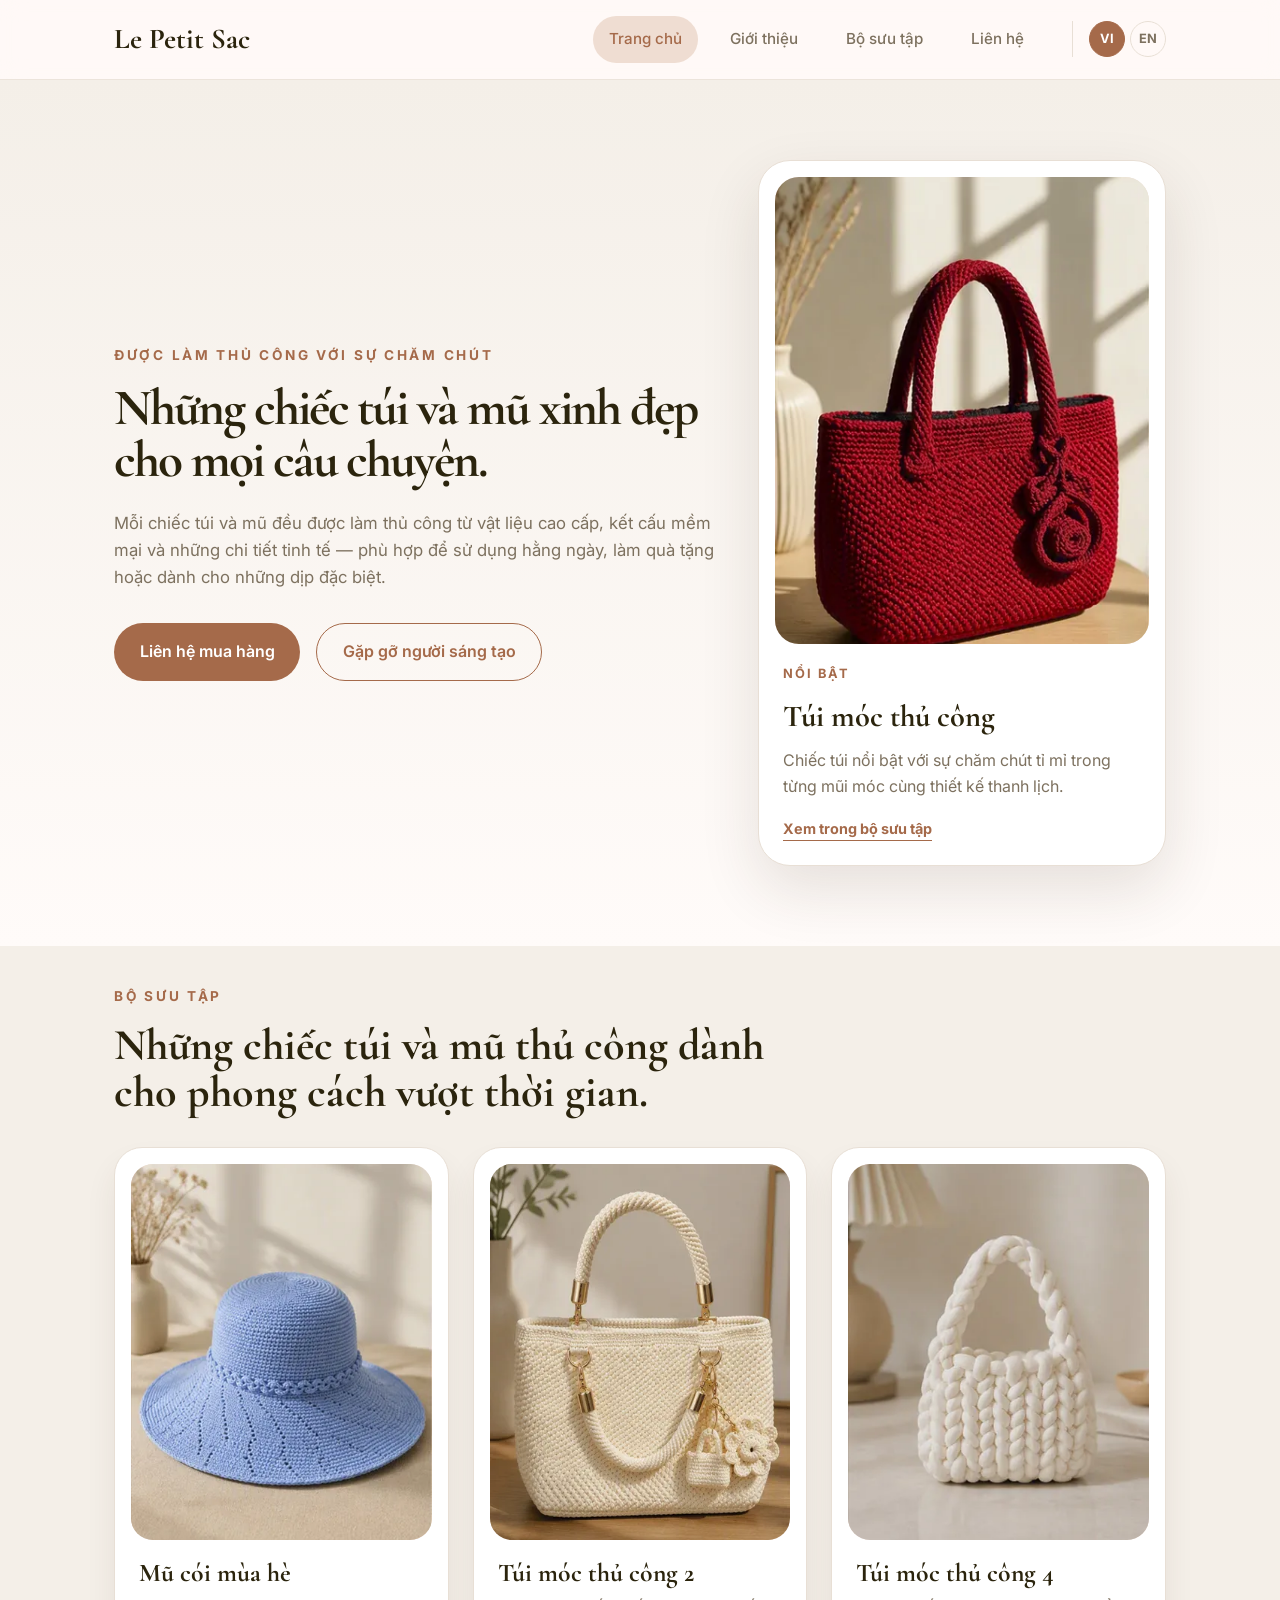
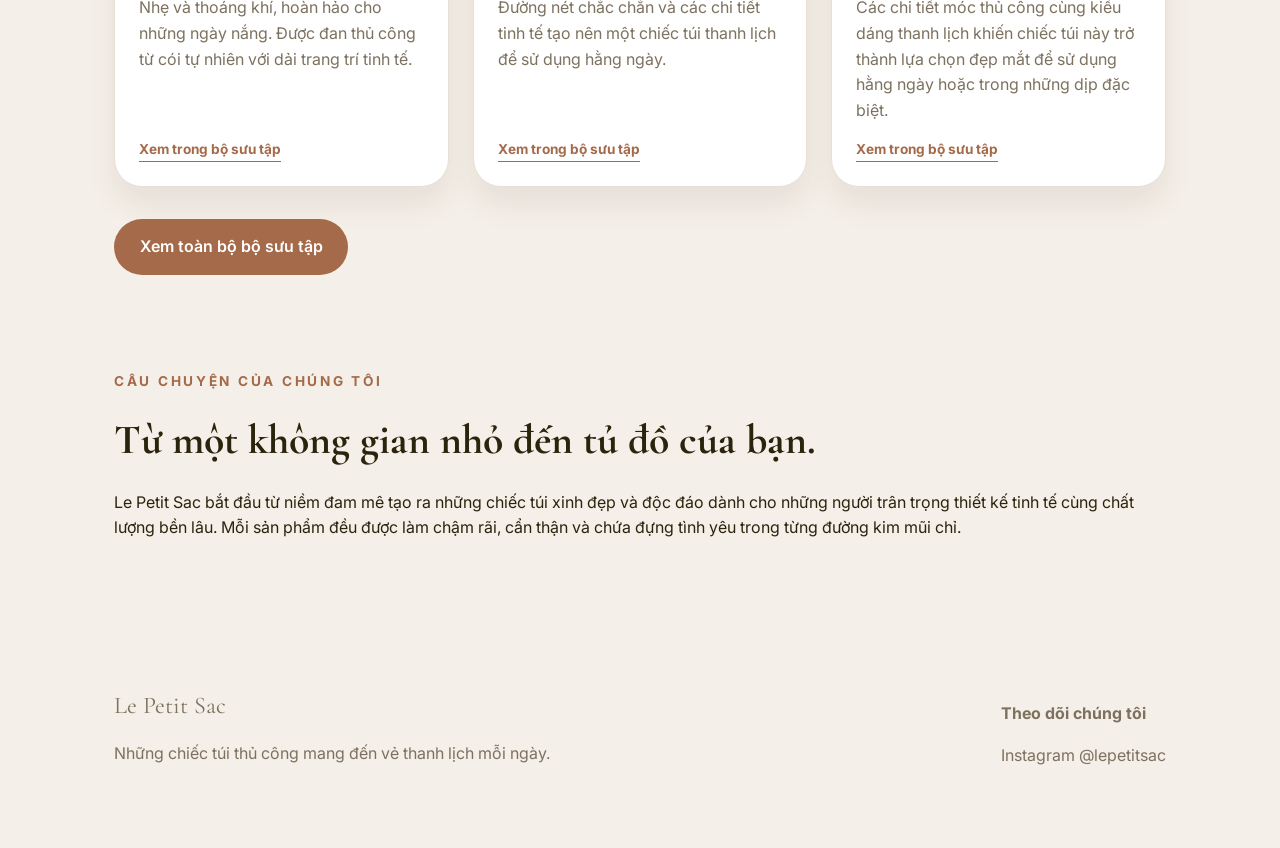
<file: index.html>
<!doctype html>
<html lang="en">
  <head>
    <meta charset="utf-8">

    <meta
      name="viewport"
      content="width=device-width, initial-scale=1"
    >

    <title>Le Petit Sac — Handmade Handbags and Hats</title>

    <link rel="preconnect" href="https://fonts.googleapis.com">

    <link
      rel="preconnect"
      href="https://fonts.gstatic.com"
      crossorigin
    >

    <link
      href="https://fonts.googleapis.com/css2?family=Cormorant+Garamond:wght@400;500;600;700&family=Inter:wght@400;500;600;700&display=swap"
      rel="stylesheet"
    >

    <link rel="stylesheet" href="styles.css">
    <script src="translations.js"></script>
  </head>

  <body>
    <!-- Header -->
    <header class="site-header">
      <div class="container header-row">
        <a class="logo" href="index.html">
          Le Petit Sac
        </a>

        <button
          id="navToggle"
          class="nav-toggle"
          type="button"
          aria-label="Toggle navigation"
          aria-controls="mainNav"
          aria-expanded="false"
        >
          ☰
        </button>

        <nav
          id="mainNav"
          class="nav"
          aria-label="Primary navigation"
        >
          <a
            class="nav-link active"
            href="index.html"
            data-i18n="home"
          >
            Home
          </a>

          <a
            class="nav-link"
            href="about.html"
            data-i18n="about"
          >
            About
          </a>

          <a
            class="nav-link"
            href="gallery.html"
            data-i18n="gallery"
          >
            Gallery
          </a>

          <a
            class="nav-link"
            href="contact.html"
            data-i18n="contact"
          >
            Contact
          </a>
        </nav>

        <div
          class="lang-switcher"
          aria-label="Language selection"
        >
          <button
            class="lang-btn"
            type="button"
            data-lang="vi"
          >
            VI
          </button>

          <button
            class="lang-btn"
            type="button"
            data-lang="en"
          >
            EN
          </button>
        </div>
      </div>
    </header>

    <main>
      <!-- Hero -->
      <section class="hero hero-shop">
        <div class="container hero-grid">
          <div class="hero-content">
            <p class="eyebrow" data-i18n="tagline">
              Handmade with care
            </p>

            <h1 data-i18n="hero_title">
              Beautiful bags and hats for every story.
            </h1>

            <p class="hero-copy" data-i18n="hero_copy">
              Each handbag and hat is crafted by hand using premium
              materials, soft textures, and thoughtful details —
              perfect for daily life, gifting, or a special occasion.
            </p>

            <div class="hero-actions">
              <a
                class="button button-primary"
                href="contact.html"
                data-i18n="shop_inquiry"
              >
                Shop Inquiry
              </a>

              <a
                class="button button-secondary"
                href="about.html"
                data-i18n="meet_maker"
              >
                Meet the Maker
              </a>
            </div>
          </div>

          <!-- Featured first handbag -->
          <article class="hero-product-card">
            <a
              class="featured-image-link"
              href="gallery.html"
              aria-label="View Handmade Crochet Bag in the gallery"
            >
              <picture class="featured-picture">
                <source
                  type="image/webp"
                  srcset="
                    images/Bag1_1-400.webp 400w,
                    images/Bag1_1-800.webp 800w,
                    images/Bag1_1-1200.webp 1200w,
                    images/Bag1_1-1600.webp 1600w
                  "
                  sizes="(max-width: 768px) calc(100vw - 2rem), 420px"
                >

                <img
                  class="product-visual"
                  src="images/Bag1_1.jpg"
                  srcset="
                    images/Bag1_1-400.jpg 400w,
                    images/Bag1_1-800.jpg 800w,
                    images/Bag1_1-1200.jpg 1200w,
                    images/Bag1_1-1600.jpg 1600w
                  "
                  sizes="(max-width: 768px) calc(100vw - 2rem), 420px"
                  width="800"
                  height="1000"
                  alt="Handmade crochet bag"
                  loading="eager"
                  fetchpriority="high"
                >
              </picture>
            </a>

            <div class="product-copy">
              <span
                class="product-tag"
                data-i18n="featured"
              >
                Featured
              </span>

              <h2 data-i18n="handmade_crochet_bag">
                Handmade Crochet Bag
              </h2>

              <p data-i18n="handmade_crochet_bag_copy">
                The handbag stands out for the meticulous attention
                to detail in every crochet stitch and its elegant
                design.
              </p>

              <a
                class="featured-gallery-link"
                href="gallery.html"
                data-i18n="view_in_gallery"
              >
                View in Gallery
              </a>
            </div>
          </article>
        </div>
      </section>

      <!-- Products from the gallery -->
      <section class="container section-intro">
        <div class="section-heading">
          <p class="eyebrow" data-i18n="collections">
            Collections
          </p>

          <h2 data-i18n="collections_title">
            Handcrafted bags and hats for a timeless wardrobe.
          </h2>
        </div>

        <div class="card-grid">
          <!-- Card 1: Straw Summer Hat -->
        <article class="product-card">
          <a
            class="product-card-link"
            href="gallery.html"
            aria-label="View Straw Summer Hat in the gallery"
          >
            <picture class="product-image">
              <source
                type="image/webp"
                srcset="
                  images/Hat1_1-400.webp 400w,
                  images/Hat1_1-800.webp 800w,
                  images/Hat1_1-1200.webp 1200w,
                  images/Hat1_1-1600.webp 1600w
                "
                sizes="
                  (max-width: 720px) calc(100vw - 4rem),
                  (max-width: 768px) 45vw,
                  330px
                "
              >

              <img
                src="images/Hat1_1.jpg"
                srcset="
                  images/Hat1_1-400.jpg 400w,
                  images/Hat1_1-800.jpg 800w,
                  images/Hat1_1-1200.jpg 1200w,
                  images/Hat1_1-1600.jpg 1600w
                "
                sizes="
                  (max-width: 720px) calc(100vw - 4rem),
                  (max-width: 768px) 45vw,
                  330px
                "
                width="800"
                height="1000"
                alt="Mũ cói mùa hè"
                loading="lazy"
              >
            </picture>

            <div class="product-card-copy">
              <h3 data-i18n="straw_summer_hat">
                Mũ cói mùa hè
              </h3>

              <p data-i18n="straw_summer_hat_copy">
                Nhẹ và thoáng khí, hoàn hảo cho những ngày nắng.
                Được đan thủ công từ cói tự nhiên với dải trang trí tinh tế.
              </p>

              <span
                class="product-card-action"
                data-i18n="view_in_gallery"
              >
                Xem trong bộ sưu tập
              </span>
            </div>
          </a>
        </article>
          <!-- Card 2: Handmade Crochet Bag 2 -->
          <article class="product-card">
            <a
              class="product-card-link"
              href="gallery.html"
              aria-label="View Handmade Crochet Bag 2 in the gallery"
            >
              <picture class="product-image">
                <source
                  type="image/webp"
                  srcset="
                    images/Bag2_1-400.webp 400w,
                    images/Bag2_1-800.webp 800w,
                    images/Bag2_1-1200.webp 1200w,
                    images/Bag2_1-1600.webp 1600w
                  "
                  sizes="
                    (max-width: 720px) calc(100vw - 4rem),
                    (max-width: 768px) 45vw,
                    330px
                  "
                >

                <img
                  src="images/Bag2_1.jpg"
                  srcset="
                    images/Bag2_1-400.jpg 400w,
                    images/Bag2_1-800.jpg 800w,
                    images/Bag2_1-1200.jpg 1200w,
                    images/Bag2_1-1600.jpg 1600w
                  "
                  sizes="
                    (max-width: 720px) calc(100vw - 4rem),
                    (max-width: 768px) 45vw,
                    330px
                  "
                  width="800"
                  height="1000"
                  alt="Handmade crochet bag 2"
                  loading="lazy"
                >
              </picture>

              <div class="product-card-copy">
                <h3 data-i18n="handmade_crochet_bag_2">
                  Handmade Crochet Bag 2
                </h3>

                <p data-i18n="handmade_crochet_bag_2_copy">
                  Structured lines and subtle details make this bag
                  a polished everyday companion.
                </p>

                <span
                  class="product-card-action"
                  data-i18n="view_in_gallery"
                >
                  View in Gallery
                </span>
              </div>
            </a>
          </article>

          <!-- Card 3: Handmade Crochet Bag 4 -->
          <article class="product-card">
            <a
              class="product-card-link"
              href="gallery.html"
              aria-label="Xem túi móc thủ công 4 trong bộ sưu tập"
            >
              <picture class="product-image">
                <source
                  type="image/webp"
                  srcset="
                    images/Bag4_1-400.webp 400w,
                    images/Bag4_1-800.webp 800w,
                    images/Bag4_1-1200.webp 1200w,
                    images/Bag4_1-1600.webp 1600w
                  "
                  sizes="
                    (max-width: 720px) calc(100vw - 4rem),
                    (max-width: 768px) 45vw,
                    330px
                  "
                >

                <img
                  src="images/Bag4_1.jpg"
                  srcset="
                    images/Bag4_1-400.jpg 400w,
                    images/Bag4_1-800.jpg 800w,
                    images/Bag4_1-1200.jpg 1200w,
                    images/Bag4_1-1600.jpg 1600w
                  "
                  sizes="
                    (max-width: 720px) calc(100vw - 4rem),
                    (max-width: 768px) 45vw,
                    330px
                  "
                  width="800"
                  height="1000"
                  alt="Túi móc thủ công 4"
                  loading="lazy"
                  onerror="
                    this.onerror = null;
                    this.parentElement
                      .querySelectorAll('source')
                      .forEach(source => source.remove());
                    this.removeAttribute('srcset');
                    this.removeAttribute('sizes');
                    this.src = 'images/Bag4_1.jpg';
                  "
                >
              </picture>

              <div class="product-card-copy">
                <h3 data-i18n="handmade_crochet_bag_4">
                  Túi móc thủ công 4
                </h3>

                <p data-i18n="handmade_crochet_bag_4_copy">
                  Các chi tiết móc thủ công cùng kiểu dáng thanh lịch
                  khiến chiếc túi này trở thành lựa chọn đẹp mắt để sử
                  dụng hằng ngày hoặc trong những dịp đặc biệt.
                </p>

                <span
                  class="product-card-action"
                  data-i18n="view_in_gallery"
                >
                  Xem trong bộ sưu tập
                </span>
              </div>
            </a>
          </article>
        </div>

        <div class="hero-actions">
          <a
            class="button button-primary"
            href="gallery.html"
            data-i18n="view_full_gallery"
          >
            View Full Gallery
          </a>
        </div>
      </section>

      <!-- Story -->
      <section class="container story-section">
        <div class="story-copy">
          <p class="eyebrow" data-i18n="our_story">
            Our Story
          </p>

          <h2 data-i18n="story_title">
            From a small workspace to your wardrobe.
          </h2>

          <p data-i18n="story_copy">
            Le Petit Sac began as a passion project for crafting
            beautiful, one-of-a-kind handbags for people who value
            thoughtful design and quality. Every piece is made slowly
            and carefully, with love in every stitch.
          </p>
        </div>
      </section>
    </main>

    <!-- Footer -->
    <footer class="site-footer">
      <div class="container footer-grid">
        <div>
          <p class="footer-logo">
            Le Petit Sac
          </p>

          <p data-i18n="footer_description">
            Beautiful handmade bags for your everyday story.
          </p>
        </div>

        <div>
          <p>
            <strong data-i18n="follow_us">
              Follow Us
            </strong>
          </p>

          <p>
            Instagram @lepetitsac
          </p>
        </div>
      </div>
    </footer>

    <script src="script.js" defer></script>
  </body>
</html>
</file>
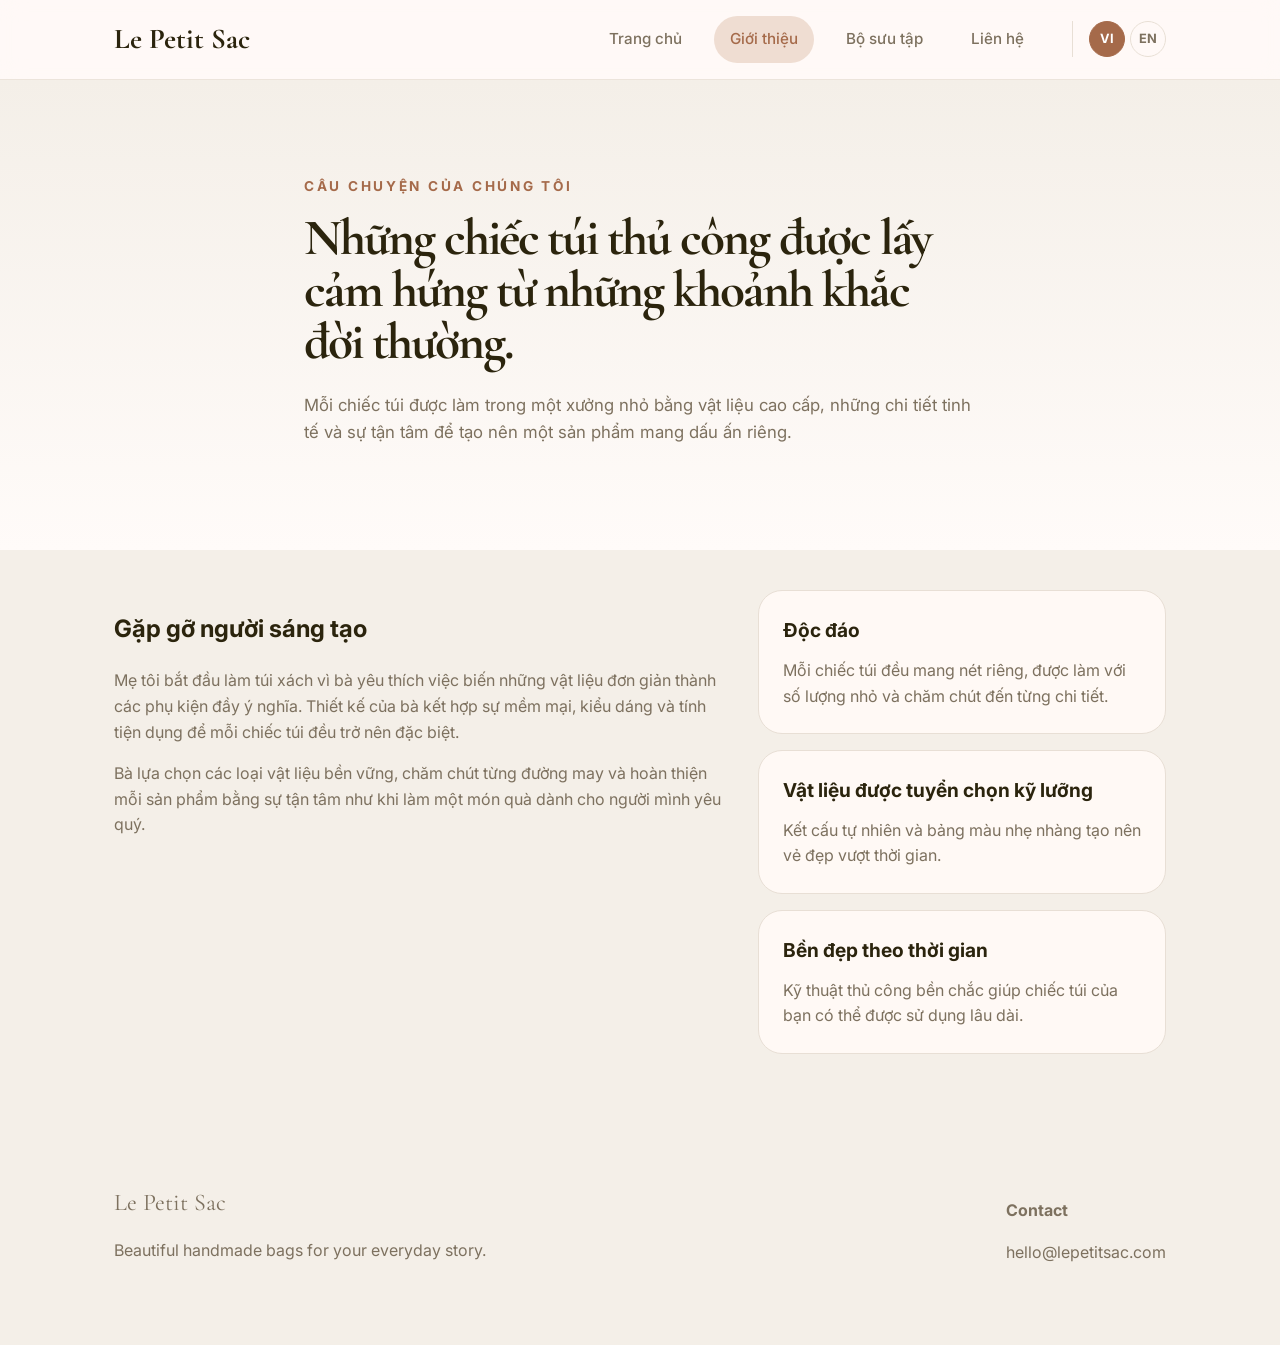
<file: about.html>
<!doctype html>
<html lang="en">
  <head>
    <meta charset="utf-8" />
    <meta name="viewport" content="width=device-width, initial-scale=1" />
    <title>About — Le Petit Sac</title>
    <link rel="preconnect" href="https://fonts.googleapis.com">
    <link rel="preconnect" href="https://fonts.gstatic.com" crossorigin>
    <link href="https://fonts.googleapis.com/css2?family=Cormorant+Garamond:wght@400;500;600;700&family=Inter:wght@400;500;600;700&display=swap" rel="stylesheet">
    <link rel="stylesheet" href="styles.css">
    <script src="translations.js"></script>
  </head>
  <body>
    <header class="site-header">
      <div class="container header-row">
        <a class="logo" href="index.html">Le Petit Sac</a>
        <button id="navToggle" class="nav-toggle" aria-label="Toggle navigation">☰</button>
        <nav id="mainNav" class="nav" aria-label="Primary navigation">
          <a class="nav-link" href="index.html" data-i18n="home">Home</a>
          <a class="nav-link" href="about.html" data-i18n="about">About</a>
          <a class="nav-link" href="gallery.html" data-i18n="gallery">Gallery</a>
          <a class="nav-link" href="contact.html" data-i18n="contact">Contact</a>
        </nav>
        <div class="lang-switcher">
          <button class="lang-btn" data-lang="vi">VI</button>
          <button class="lang-btn" data-lang="en">EN</button>
        </div>
      </div>
    </header>

    <main>
      <section class="hero hero-about">
        <div class="container hero-inner">
          <p class="eyebrow" data-i18n="about_tagline">Our story</p>
          <h1 data-i18n="about_title">Handcrafted handbags inspired by everyday moments.</h1>
          <p class="hero-copy" data-i18n="about_copy">Every bag is made in a small studio with premium fabrics, gentle details, and a dedication to quality that feels personal.</p>
        </div>
      </section>

      <section class="container section-intro">
        <div class="about-grid">
          <div class="about-copy">
            <h2 data-i18n="meet_maker_title">Meet the maker</h2>
            <p data-i18n="meet_maker_copy">My mom started creating handbags because she loves turning simple materials into thoughtful accessories. Her designs blend softness, form, and functionality so every bag feels special.</p>
            <p data-i18n="meet_maker_copy2">She sources sustainable fabric, hand-stitches each seam, and finishes every piece with a care that comes from making something for someone she cares about.</p>
          </div>
          <div class="about-values">
            <article class="value-card">
              <h3 data-i18n="one_of_kind">One-of-a-kind</h3>
              <p data-i18n="one_of_kind_copy">Each bag is unique, made in small batches with attention to detail.</p>
            </article>
            <article class="value-card">
              <h3 data-i18n="thoughtful_materials">Thoughtful materials</h3>
              <p data-i18n="thoughtful_materials_copy">Natural textures and soft palettes create a timeless look.</p>
            </article>
            <article class="value-card">
              <h3 data-i18n="made_to_last">Made to last</h3>
              <p data-i18n="made_to_last_copy">Durable craftsmanship means your handbag can be worn again and again.</p>
            </article>
          </div>
        </div>
      </section>
    </main>

    <footer class="site-footer">
      <div class="container footer-grid">
        <div>
          <p class="footer-logo">Le Petit Sac</p>
          <p>Beautiful handmade bags for your everyday story.</p>
        </div>
        <div>
          <p><strong>Contact</strong></p>
          <p>hello@lepetitsac.com</p>
        </div>
      </div>
    </footer>

    <script src="script.js" defer></script>
  </body>
</html>
</file>
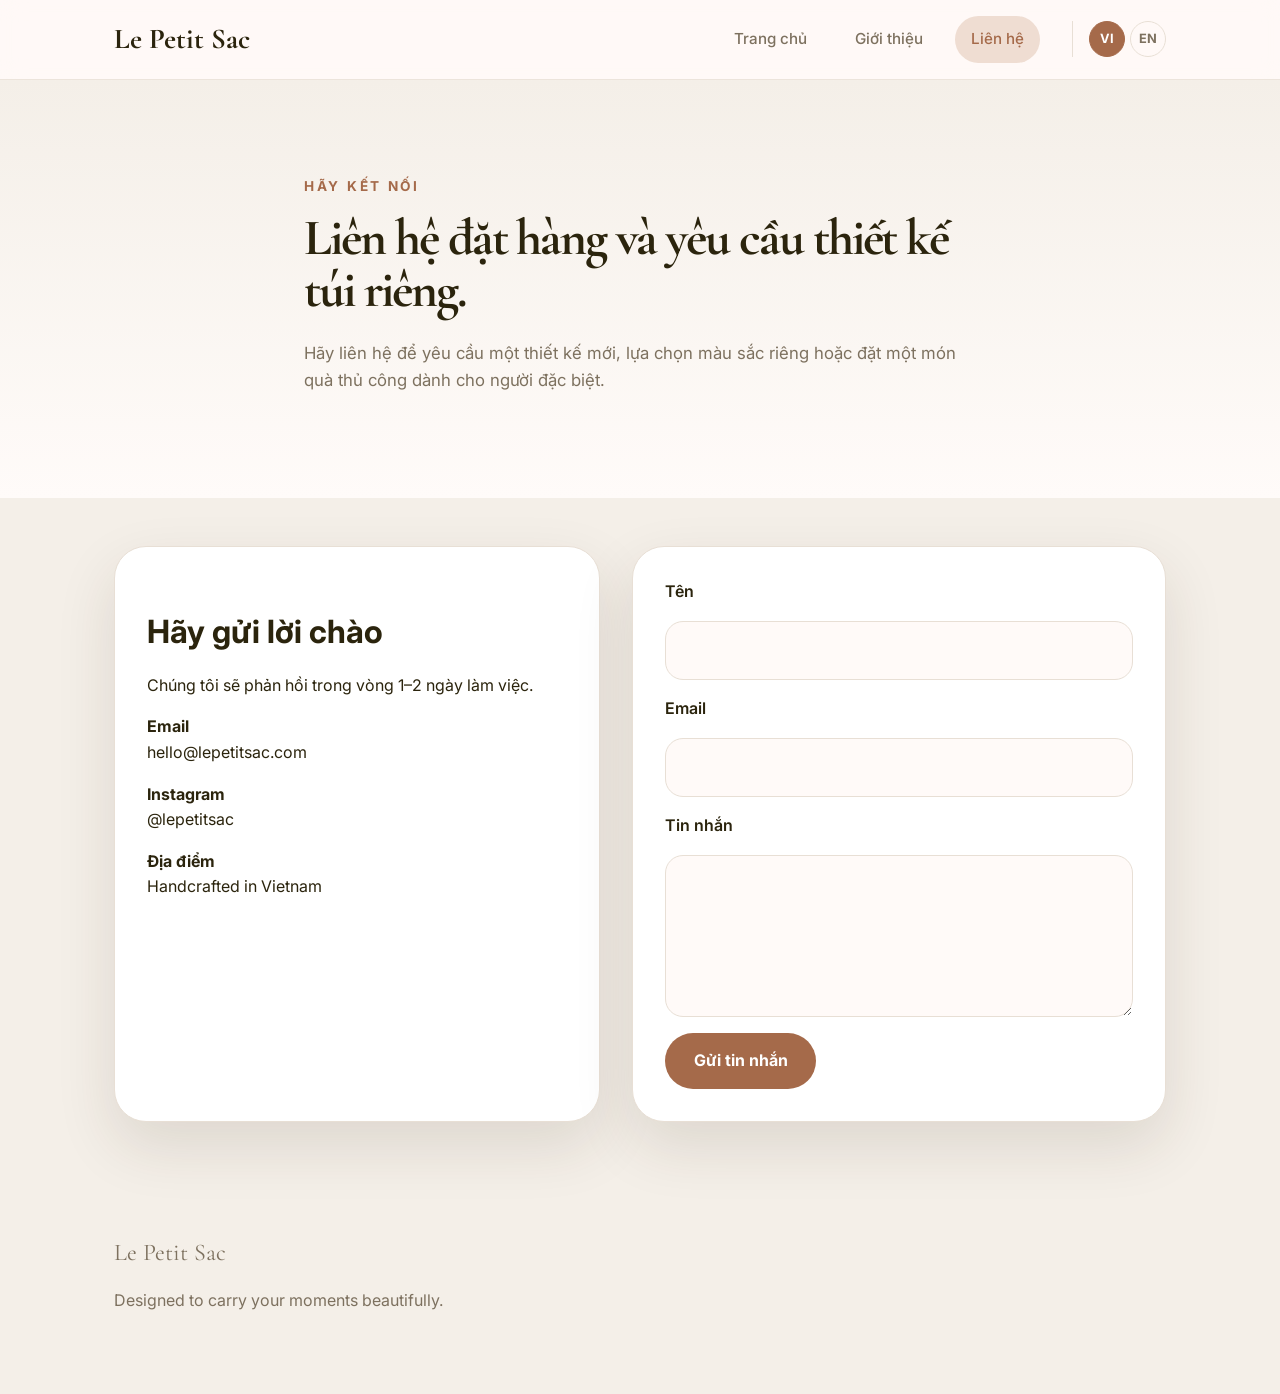
<file: contact.html>
<!doctype html>
<html lang="en">
  <head>
    <meta charset="utf-8" />
    <meta name="viewport" content="width=device-width, initial-scale=1" />
    <title>Contact — Le Petit Sac</title>
    <link rel="preconnect" href="https://fonts.googleapis.com">
    <link rel="preconnect" href="https://fonts.gstatic.com" crossorigin>
    <link href="https://fonts.googleapis.com/css2?family=Cormorant+Garamond:wght@400;500;600;700&family=Inter:wght@400;500;600;700&display=swap" rel="stylesheet">
    <link rel="stylesheet" href="styles.css">
    <script src="translations.js"></script>
  </head>
  <body>
    <header class="site-header">
      <div class="container header-row">
        <a class="logo" href="index.html">Le Petit Sac</a>
        <button id="navToggle" class="nav-toggle" aria-label="Toggle navigation">☰</button>
        <nav id="mainNav" class="nav" aria-label="Primary navigation">
          <a class="nav-link" href="index.html" data-i18n="home">Home</a>
          <a class="nav-link" href="about.html" data-i18n="about">About</a>
          <a class="nav-link" href="contact.html" data-i18n="contact">Contact</a>
        </nav>
        <div class="lang-switcher">
          <button class="lang-btn" data-lang="vi">VI</button>
          <button class="lang-btn" data-lang="en">EN</button>
        </div>
      </div>
    </header>

    <main>
      <section class="hero hero-contact">
        <div class="container hero-inner">
          <p class="eyebrow" data-i18n="contact_tagline">Let's connect</p>
          <h1 data-i18n="contact_title">Custom handbag inquiries and orders.</h1>
          <p class="hero-copy" data-i18n="contact_copy">Reach out to request a new design, custom colors, or a handcrafted gift for someone special.</p>
        </div>
      </section>

      <section class="container contact-grid">
        <div class="contact-details">
          <h2 data-i18n="say_hello">Say hello</h2>
          <p data-i18n="respond_time">We respond within 1-2 business days.</p>
          <p><strong data-i18n="email_label">Email</strong><br>hello@lepetitsac.com</p>
          <p><strong data-i18n="instagram_label">Instagram</strong><br>@lepetitsac</p>
          <p><strong data-i18n="location_label">Location</strong><br>Handcrafted in Vietnam</p>
        </div>
        <div class="contact-form-card">
          <form id="contactForm">
            <label for="name" data-i18n="name_label">Name</label>
            <input id="name" name="name" required>
            <label for="email" data-i18n="email_label">Email</label>
            <input id="email" name="email" type="email" required>
            <label for="message" data-i18n="message_label">Message</label>
            <textarea id="message" name="message" rows="5"></textarea>
            <button type="submit" data-i18n="send_message">Send Message</button>
          </form>
        </div>
      </section>
    </main>

    <footer class="site-footer">
      <div class="container footer-grid">
        <div>
          <p class="footer-logo">Le Petit Sac</p>
          <p>Designed to carry your moments beautifully.</p>
        </div>
      </div>
    </footer>

    <script src="script.js" defer></script>
  </body>
</html>
</file>
<file: styles.css>
:root {
  --bg: #f4efe8;
  --surface: #fff9f5;
  --panel: #ffffff;
  --text: #2b240d;
  --muted: #7d715f;
  --accent: #a56a4a;
  --accent-soft: #efddd2;
  --border: #e8dfd5;
  --shadow: 0 24px 60px rgba(59, 43, 28, 0.12);
}

/* ========================================
   General
   ======================================== */

* {
  box-sizing: border-box;
}

html {
  scroll-behavior: smooth;
}

body {
  margin: 0;
  color: var(--text);
  background: var(--bg);
  font-family: 'Inter', system-ui, sans-serif;
  line-height: 1.6;
}

a {
  color: inherit;
  text-decoration: none;
}

img {
  display: block;
  max-width: 100%;
}

button,
input,
textarea {
  font: inherit;
}

.container {
  width: 100%;
  max-width: 1100px;
  margin: 0 auto;
  padding: 1rem 1.5rem;
}

/* ========================================
   Header
   ======================================== */

.site-header {
  position: sticky;
  top: 0;
  z-index: 20;
  background: rgba(255, 250, 248, 0.92);
  border-bottom: 1px solid rgba(232, 223, 213, 0.8);
  backdrop-filter: blur(12px);
}

.site-header .container {
  display: flex;
  align-items: center;
  gap: 1rem;
  min-height: 72px;
}

.logo {
  margin: 0;
  color: var(--text);
  font-family: 'Cormorant Garamond', serif;
  font-size: 1.8rem;
  font-weight: 700;
}

.nav {
  display: flex;
  align-items: center;
  gap: 1rem;
  margin-left: auto;
}

.nav-link {
  padding: 0.7rem 1rem;
  color: var(--muted);
  border-radius: 999px;
  font-size: 0.95rem;
  font-weight: 500;
  transition:
    color 0.3s,
    background 0.3s;
}

.nav-link:hover,
.nav-link.active {
  color: var(--accent);
  background: var(--accent-soft);
}

.nav-toggle {
  display: none;
  padding: 0.25rem;
  color: var(--text);
  background: none;
  border: 0;
  font-size: 1.5rem;
  cursor: pointer;
}

.lang-switcher {
  display: flex;
  gap: 0.3rem;
  margin-left: 1rem;
  padding-left: 1rem;
  border-left: 1px solid var(--border);
}

.lang-btn {
  width: 36px;
  height: 36px;
  padding: 0;
  color: var(--muted);
  background: none;
  border: 1px solid var(--border);
  border-radius: 50%;
  font-size: 0.8rem;
  font-weight: 700;
  cursor: pointer;
  transition: all 0.3s;
}

.lang-btn:hover {
  color: var(--accent);
  background: var(--accent-soft);
}

.lang-btn.active {
  color: #ffffff;
  background: var(--accent);
  border-color: var(--accent);
}

/* ========================================
   Home hero
   ======================================== */

.hero-shop {
  padding: 4rem 0;
  background: linear-gradient(
    180deg,
    rgba(244, 239, 232, 1) 0%,
    rgba(255, 251, 249, 1) 100%
  );
}

.hero-grid {
  display: grid;
  grid-template-columns: minmax(0, 1.2fr) minmax(320px, 0.8fr);
  align-items: center;
  gap: 2rem;
}

.hero-content {
  min-width: 0;
}

.eyebrow {
  margin: 0 0 0.9rem;
  color: var(--accent);
  font-size: 0.85rem;
  font-weight: 700;
  letter-spacing: 0.2em;
  text-transform: uppercase;
}

.hero h1,
.hero-about h1,
.hero-contact h1 {
  margin: 0;
  font-family: 'Cormorant Garamond', serif;
  font-size: clamp(3rem, 4vw, 5rem);
  line-height: 1.02;
  letter-spacing: -0.04em;
}

.hero-copy {
  max-width: 42rem;
  margin: 1.5rem 0;
  color: var(--muted);
  font-size: 1.05rem;
}

.hero-actions {
  display: flex;
  flex-wrap: wrap;
  gap: 1rem;
  margin-top: 2rem;
}

.button {
  display: inline-flex;
  align-items: center;
  justify-content: center;
  padding: 0.95rem 1.6rem;
  border-radius: 999px;
  font-weight: 600;
  transition:
    transform 0.2s ease,
    background 0.2s ease;
}

.button:hover {
  transform: translateY(-1px);
}

.button-primary {
  color: #ffffff;
  background: var(--accent);
}

.button-secondary {
  color: var(--accent);
  background: transparent;
  border: 1px solid var(--accent);
}

/* ========================================
   Featured handbag
   ======================================== */

.hero-product-card {
  display: grid;
  justify-self: end;
  gap: 1.25rem;
  width: 100%;
  max-width: 420px;
  min-width: 0;
  padding: 1rem;
  overflow: hidden;
  background: var(--panel);
  border: 1px solid var(--border);
  border-radius: 32px;
  box-shadow: var(--shadow);
}

/* This container establishes the crop dimensions. */
.featured-image-link {
  display: block;
  width: 100%;
  aspect-ratio: 4 / 5;
  overflow: hidden;
  background: var(--accent-soft);
  border-radius: 24px;
}

.featured-picture {
  position: relative;
  display: block;
  width: 100%;
  height: 100%;
  overflow: hidden;
}

/* Fill the container and crop without stretching. */
.product-visual {
  position: absolute;
  inset: 0;
  display: block;
  width: 100%;
  max-width: none;
  height: 100%;
  object-fit: cover;
  object-position: center;
  transition: transform 0.45s ease;
}

.featured-image-link:hover .product-visual {
  transform: scale(1.03);
}

.product-copy {
  display: grid;
  gap: 0.75rem;
  padding: 0 0.5rem 0.5rem;
}

.product-tag {
  width: max-content;
  color: var(--accent);
  font-size: 0.8rem;
  font-weight: 700;
  letter-spacing: 0.16em;
  text-transform: uppercase;
}

.product-copy h2 {
  margin: 0.2rem 0;
  font-family: 'Cormorant Garamond', serif;
  font-size: 1.9rem;
  line-height: 1.1;
}

.product-copy p {
  margin: 0;
  color: var(--muted);
}

.featured-gallery-link {
  width: max-content;
  margin-top: 0.35rem;
  color: var(--accent);
  border-bottom: 1px solid currentColor;
  font-size: 0.9rem;
  font-weight: 700;
  transition: color 0.2s ease;
}

.featured-gallery-link:hover {
  color: var(--text);
}

/* ========================================
   Homepage collections
   ======================================== */

.section-intro {
  padding: 2.5rem 1.5rem 4rem;
}

.section-heading {
  max-width: 680px;
  margin-bottom: 2rem;
}

.section-heading h2 {
  margin: 0.5rem 0;
  font-family: 'Cormorant Garamond', serif;
  font-size: 2.75rem;
  line-height: 1.05;
}

.card-grid {
  display: grid;
  grid-template-columns: repeat(3, minmax(0, 1fr));
  align-items: stretch;
  gap: 1.5rem;
}

.product-card {
  display: flex;
  width: 100%;
  min-width: 0;
  padding: 1rem;
  overflow: hidden;
  background: var(--panel);
  border: 1px solid var(--border);
  border-radius: 28px;
  box-shadow: 0 18px 30px rgba(75, 52, 37, 0.08);
  transition:
    transform 0.3s ease,
    box-shadow 0.3s ease;
}

.product-card:hover {
  transform: translateY(-5px);
  box-shadow: 0 24px 42px rgba(75, 52, 37, 0.14);
}

.product-card-link {
  display: flex;
  flex-direction: column;
  width: 100%;
  min-width: 0;
  height: 100%;
}

/*
  Homepage card image crop.
  This is the same 4:5 crop used by the hero product.
*/
.product-image {
  position: relative;
  display: block;
  flex: 0 0 auto;
  width: 100%;
  aspect-ratio: 4 / 5;
  overflow: hidden;
  background: var(--accent-soft);
  border-radius: 22px;
}

/* Apply the crop to actual images inside <picture>. */
.product-image img {
  position: absolute;
  inset: 0;
  display: block;
  width: 100%;
  max-width: none;
  height: 100%;
  object-fit: cover;
  object-position: center;
  transition: transform 0.45s ease;
}

.product-card:hover .product-image img {
  transform: scale(1.04);
}

.product-card-copy {
  display: flex;
  flex: 1;
  flex-direction: column;
  padding: 0.25rem 0.5rem 0.5rem;
}

.product-card h3 {
  margin: 0.9rem 0 0.5rem;
  font-family: 'Cormorant Garamond', serif;
  font-size: 1.6rem;
  line-height: 1.15;
}

.product-card p {
  margin: 0;
  color: var(--muted);
}

.product-card-action {
  display: inline-block;
  width: max-content;
  margin-top: auto;
  padding-top: 1rem;
  color: var(--accent);
  border-bottom: 1px solid currentColor;
  font-size: 0.85rem;
  font-weight: 700;
}

/* ========================================
   Story
   ======================================== */

.story-section {
  padding: 2rem 1.5rem 4rem;
}

.story-copy h2 {
  margin: 0.4rem 0 1rem;
  font-family: 'Cormorant Garamond', serif;
  font-size: 2.6rem;
}

/* ========================================
   About page
   ======================================== */

.about-grid {
  display: grid;
  grid-template-columns: 1.2fr 0.8fr;
  align-items: start;
  gap: 2rem;
}

.about-copy p {
  margin-top: 1rem;
  color: var(--muted);
}

.about-values {
  display: grid;
  gap: 1rem;
}

.value-card {
  padding: 1.5rem;
  background: var(--surface);
  border: 1px solid var(--border);
  border-radius: 24px;
}

.value-card h3 {
  margin: 0 0 0.75rem;
  font-size: 1.2rem;
}

.value-card p {
  margin: 0;
  color: var(--muted);
}

/* ========================================
   Interior page heroes
   ======================================== */

.hero-about,
.hero-contact {
  padding: 5rem 0 4rem;
  background: linear-gradient(
    180deg,
    rgba(244, 239, 232, 0.8),
    rgba(255, 251, 249, 1)
  );
}

.hero-inner {
  max-width: 720px;
}

/* ========================================
   Contact page
   ======================================== */

.contact-grid {
  display: grid;
  grid-template-columns: 1fr 1.1fr;
  gap: 2rem;
  padding: 3rem 1.5rem;
}

.contact-details,
.contact-form-card {
  padding: 2rem;
  background: var(--panel);
  border: 1px solid var(--border);
  border-radius: 32px;
  box-shadow: var(--shadow);
}

.contact-details h2 {
  margin-bottom: 0.75rem;
  font-size: 2rem;
}

.contact-form-card form {
  display: grid;
  gap: 1rem;
}

.contact-form-card label {
  color: var(--text);
  font-weight: 600;
}

.contact-form-card input,
.contact-form-card textarea {
  width: 100%;
  padding: 1rem;
  background: rgba(255, 250, 248, 0.95);
  border: 1px solid var(--border);
  border-radius: 18px;
  font: inherit;
}

.contact-form-card button {
  width: max-content;
  padding: 0.95rem 1.8rem;
  color: #ffffff;
  background: var(--accent);
  border: 0;
  border-radius: 999px;
  font-weight: 700;
  cursor: pointer;
}

/* ========================================
   Footer
   ======================================== */

.site-footer {
  padding: 3rem 0;
  color: var(--muted);
  background: transparent;
}

.footer-grid {
  display: grid;
  grid-template-columns: 1fr auto;
  align-items: center;
  gap: 2rem;
}

.footer-logo {
  margin: 0;
  font-family: 'Cormorant Garamond', serif;
  font-size: 1.5rem;
}

/* ========================================
   Gallery page
   ======================================== */

.hero-gallery {
  padding: 5rem 0 4rem;
  background: linear-gradient(
    180deg,
    rgba(244, 239, 232, 0.8),
    rgba(255, 251, 249, 1)
  );
}

.gallery-section {
  padding: 2.5rem 1.5rem 4rem;
}

.product-tabs-nav {
  display: flex;
  justify-content: center;
  gap: 1rem;
  margin-bottom: 2.5rem;
  padding-bottom: 1rem;
  border-bottom: 1px solid var(--border);
}

.product-tab {
  padding: 0.5rem 1.5rem;
  color: var(--muted);
  border-radius: 999px;
  font-size: 1.1rem;
  font-weight: 600;
  transition: all 0.3s;
}

.product-tab:hover {
  color: var(--accent);
  background: var(--accent-soft);
}

.product-tab.active {
  color: #ffffff;
  background: var(--accent);
}

.gallery-grid {
  display: grid;
  grid-template-columns: repeat(4, minmax(0, 1fr));
  gap: 1.5rem;
}

.gallery-item {
  min-width: 0;
  cursor: pointer;
  transition: transform 0.3s ease;
}

.gallery-item:hover {
  transform: translateY(-4px);
}

.gallery-image-wrapper {
  position: relative;
  width: 100%;
  aspect-ratio: 1 / 1;
  overflow: hidden;
  background: var(--accent-soft);
  border-radius: 20px;
}

.gallery-image {
  display: block;
  width: 100%;
  max-width: none;
  height: 100%;
  object-fit: cover;
  object-position: center;
}

.gallery-overlay {
  position: absolute;
  inset: 0;
  display: flex;
  align-items: center;
  justify-content: center;
  opacity: 0;
  background: rgba(59, 43, 28, 0.6);
  backdrop-filter: blur(2px);
  transition: opacity 0.3s;
}

.gallery-image-wrapper:hover .gallery-overlay {
  opacity: 1;
}

.gallery-view-btn {
  padding: 0.8rem 1.6rem;
  color: #ffffff;
  background: var(--accent);
  border: none;
  border-radius: 999px;
  font-weight: 700;
  cursor: pointer;
  transition:
    transform 0.2s,
    background 0.2s;
}

.gallery-view-btn:hover {
  background: #8f5a3f;
  transform: scale(1.05);
}

.gallery-item-title {
  margin: 0.75rem 0 0.4rem;
  color: var(--text);
  font-family: 'Cormorant Garamond', serif;
  font-size: 1.3rem;
}

.gallery-item-tags {
  display: flex;
  flex-wrap: wrap;
  gap: 0.4rem;
  margin: 0;
}

.tag {
  display: inline-block;
  padding: 0.3rem 0.7rem;
  color: var(--accent);
  background: var(--accent-soft);
  border-radius: 20px;
  font-size: 0.75rem;
}

.image-count {
  position: absolute;
  top: 10px;
  right: 10px;
  padding: 0.3rem 0.8rem;
  color: #ffffff;
  background: rgba(165, 106, 74, 0.9);
  border-radius: 20px;
  font-size: 0.8rem;
  font-weight: 600;
}

/* ========================================
   Lightbox
   ======================================== */

.lightbox {
  position: fixed;
  inset: 0;
  z-index: 100;
  display: none;
  align-items: center;
  justify-content: center;
  padding: 1rem;
  opacity: 0;
  background: rgba(0, 0, 0, 0.95);
  transition: opacity 0.3s;
}

.lightbox.open {
  display: flex;
  opacity: 1;
}

.lightbox-content {
  position: relative;
  display: grid;
  grid-template-rows: auto 1fr;
  gap: 1.5rem;
  width: min(90vw, 1000px);
  max-height: 90vh;
  animation: slideUp 0.3s ease;
}

.lightbox-image-container {
  position: relative;
  display: flex;
  align-items: center;
  justify-content: center;
}

.lightbox-content img {
  display: block;
  width: auto;
  max-width: 100%;
  max-height: 60vh;
  object-fit: contain;
  border-radius: 20px;
}

.lightbox-caption {
  color: #ffffff;
  text-align: center;
}

.lightbox-caption h2 {
  margin: 0 0 0.5rem;
  font-family: 'Cormorant Garamond', serif;
  font-size: 2rem;
}

.lightbox-caption p {
  margin: 0;
  color: #dddddd;
  font-size: 1rem;
}

.lightbox-close {
  position: absolute;
  top: -45px;
  right: 0;
  display: flex;
  align-items: center;
  justify-content: center;
  width: 40px;
  height: 40px;
  padding: 0;
  color: #ffffff;
  background: none;
  border: none;
  font-size: 2.5rem;
  cursor: pointer;
  transition: transform 0.2s;
}

.lightbox-close:hover {
  transform: scale(1.1);
}

.lightbox-nav {
  position: absolute;
  top: 50%;
  display: flex;
  align-items: center;
  justify-content: center;
  width: 50px;
  height: 50px;
  padding: 0;
  color: #ffffff;
  background: rgba(255, 255, 255, 0.2);
  border: none;
  border-radius: 50%;
  font-size: 3rem;
  cursor: pointer;
  transform: translateY(-50%);
  transition: all 0.2s;
}

.lightbox-nav:hover {
  background: rgba(255, 255, 255, 0.4);
  transform: translateY(-50%) scale(1.1);
}

.lightbox-prev {
  left: 10px;
}

.lightbox-next {
  right: 10px;
}

.lightbox-nav:disabled {
  opacity: 0.3;
  cursor: not-allowed;
}

.lightbox-nav:disabled:hover {
  background: rgba(255, 255, 255, 0.2);
  transform: translateY(-50%);
}

.image-counter {
  position: absolute;
  right: 10px;
  bottom: 10px;
  display: none;
  padding: 0.5rem 1rem;
  color: #ffffff;
  background: rgba(0, 0, 0, 0.6);
  border-radius: 20px;
  font-size: 0.9rem;
}

@keyframes slideUp {
  from {
    opacity: 0;
    transform: translateY(20px);
  }

  to {
    opacity: 1;
    transform: translateY(0);
  }
}

/* ========================================
   Tablet
   ======================================== */

@media (max-width: 1100px) {
  .gallery-grid {
    grid-template-columns: repeat(3, minmax(0, 1fr));
  }
}

@media (max-width: 768px) {
  .hero-grid,
  .about-grid,
  .contact-grid {
    grid-template-columns: 1fr;
  }

  .hero-product-card {
    justify-self: center;
    width: 100%;
    max-width: 460px;
    margin: 1rem auto 0;
  }

  .card-grid {
    grid-template-columns: repeat(2, minmax(0, 1fr));
  }

  .product-card {
    padding: 0.85rem;
  }

  .product-image {
    border-radius: 20px;
  }

  .gallery-grid {
    grid-template-columns: repeat(2, minmax(0, 1fr));
    gap: 1rem;
  }
}

/* ========================================
   Mobile
   ======================================== */

@media (max-width: 720px) {
  html,
  body {
    overflow-x: hidden;
  }

  .container {
    padding: 1rem;
  }

  .site-header .container {
    flex-wrap: wrap;
    justify-content: space-between;
    align-items: center;
    gap: 0.75rem;
    min-height: 64px;
  }

  .logo {
    font-size: 1.5rem;
  }

  .nav-toggle {
    display: block;
  }

  .lang-switcher {
    order: 3;
    justify-content: flex-end;
    width: 100%;
    margin-left: auto;
    padding: 0;
    border: none;
  }

  .nav {
    position: absolute;
    top: 64px;
    right: 0;
    left: 0;
    display: none;
    flex-direction: column;
    width: auto;
    margin-left: 0;
    padding: 1rem 1rem 1.5rem;
    overflow: hidden;
    background: var(--panel);
    border-radius: 0 0 24px 24px;
    box-shadow: 0 24px 40px rgba(75, 52, 37, 0.12);
  }

  .nav.open {
    display: flex;
  }

  .nav-link {
    width: 100%;
    padding: 0.9rem 1rem;
    border-radius: 16px;
  }

  .hero-shop {
    padding: 2.5rem 0;
  }

  .hero h1,
  .hero-about h1,
  .hero-contact h1 {
    font-size: 2.4rem;
  }

  .hero-copy {
    font-size: 1rem;
  }

  .hero-product-card {
    justify-self: center;
    width: 100%;
    max-width: 420px;
    padding: 0.75rem;
    border-radius: 24px;
  }

  .featured-image-link {
    border-radius: 18px;
  }

  .product-copy {
    padding: 0 0.5rem 0.65rem;
  }

  .product-copy h2 {
    font-size: 1.65rem;
  }

  .section-intro,
  .story-section,
  .contact-grid,
  .gallery-section {
    padding-right: 1rem;
    padding-left: 1rem;
  }

  .section-heading h2 {
    font-size: 2.2rem;
  }

  .card-grid {
    grid-template-columns: 1fr;
  }

  .product-card {
    width: 100%;
    max-width: 420px;
    margin: 0 auto;
    padding: 0.75rem;
    border-radius: 24px;
  }

  .product-image {
    aspect-ratio: 4 / 5;
    border-radius: 18px;
  }

  .product-card-copy {
    padding: 0.25rem 0.5rem 0.65rem;
  }

  .product-card h3 {
    font-size: 1.5rem;
  }

  .story-copy h2 {
    font-size: 2.2rem;
  }

  .hero-gallery {
    padding: 3rem 0 2.5rem;
  }

  .product-tabs-nav {
    flex-wrap: wrap;
    justify-content: center;
    gap: 0.75rem;
    margin-bottom: 1.5rem;
  }

  .product-tab {
    padding: 0.65rem 1rem;
    font-size: 1rem;
  }

  .gallery-grid {
    grid-template-columns: 1fr;
    gap: 1rem;
  }

  .gallery-item {
    transform: none;
  }

  .gallery-image-wrapper {
    aspect-ratio: 4 / 5;
  }

  .gallery-item-title {
    font-size: 1.15rem;
  }

  .tag {
    padding: 0.25rem 0.6rem;
    font-size: 0.7rem;
  }

  .lightbox {
    padding: 1rem;
  }

  .lightbox-content {
    width: 95vw;
    max-height: 95vh;
  }

  .lightbox-image-container {
    padding: 1rem 0;
  }

  .lightbox-nav {
    width: 44px;
    height: 44px;
    font-size: 2.2rem;
  }

  .lightbox-caption h2 {
    font-size: 1.6rem;
  }

  .lightbox-caption p {
    font-size: 0.95rem;
  }

  .footer-grid {
    grid-template-columns: 1fr;
  }

  /* Make the entire gallery image clickable */
.gallery-image-wrapper {
  cursor: pointer;
}

.gallery-image-wrapper:focus-visible {
  outline: 3px solid var(--accent);
  outline-offset: 4px;
}

.gallery-view-btn {
  pointer-events: none;
}
}
</file>
